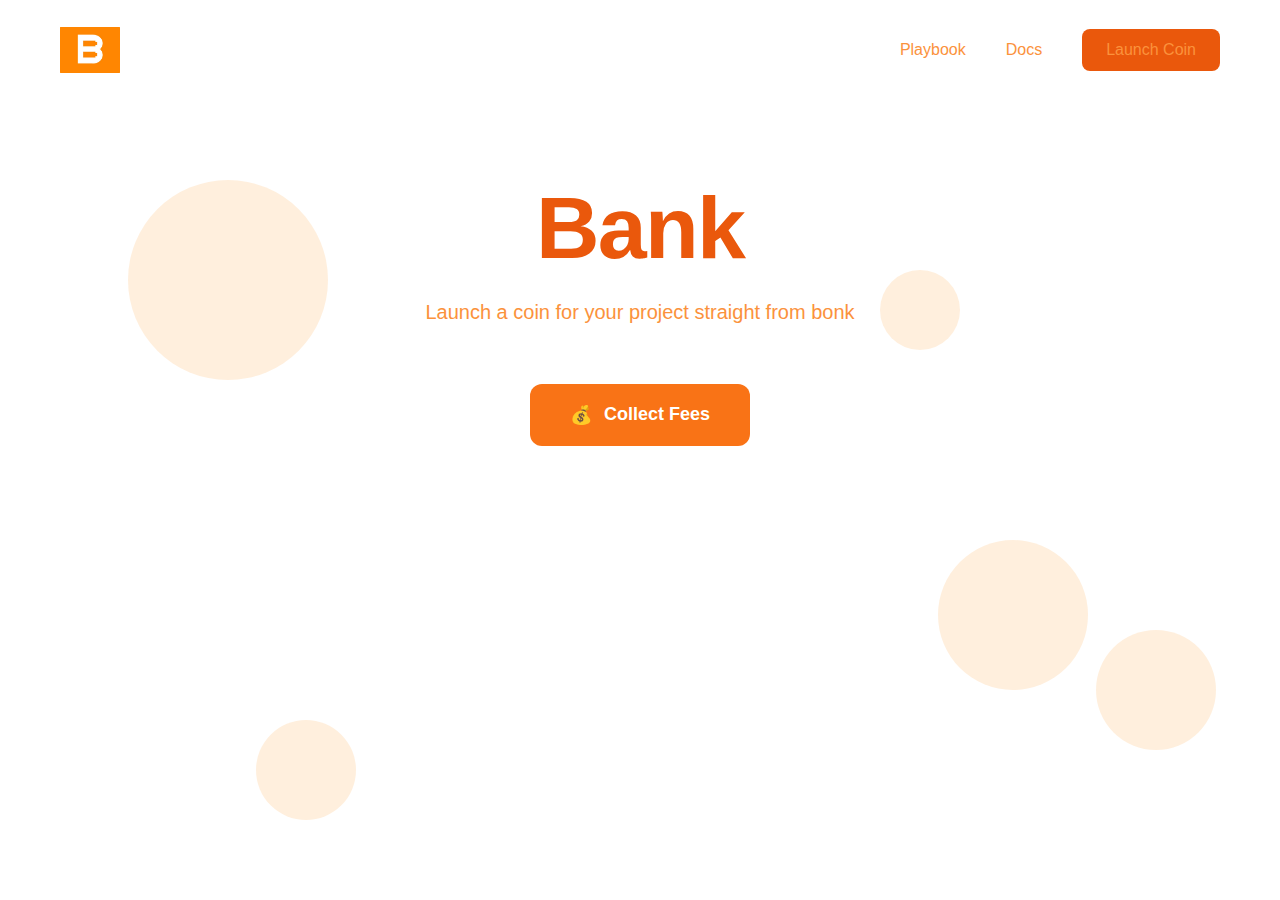
<file: index.html>
<!DOCTYPE html>
<html lang="en">
<head>
    <meta charset="UTF-8">
    <meta name="viewport" content="width=device-width, initial-scale=1.0">
    <title>BANK - Launch</title>
    <link rel="icon" type="image/x-icon" href="pfp.png">
    <style>
        * {
            margin: 0;
            padding: 0;
            box-sizing: border-box;
        }

        body {
            font-family: -apple-system, BlinkMacSystemFont, 'Segoe UI', Roboto, Oxygen, Ubuntu, Cantarell, sans-serif;
            background: #ffffff;
            min-height: 100vh;
            overflow-x: hidden;
        }

        .container {
            max-width: 1200px;
            margin: 0 auto;
            padding: 0 20px;
        }

        /* Header */
        .header {
            display: flex;
            justify-content: space-between;
            align-items: center;
            padding: 20px 0;
            position: relative;
            z-index: 100;
        }

        .logo {
            width: 60px;
            height: 60px;
            border-radius: 8px;
            object-fit: contain;
        }

        .nav {
            display: flex;
            gap: 40px;
            align-items: center;
        }

        .nav a {
            text-decoration: none;
            color: #fb923c;
            font-weight: 500;
            transition: color 0.3s ease;
        }

        .nav a:hover {
            color: #ea580c;
        }

        .launch-btn {
            background: #ea580c;
            color: white;
            padding: 12px 24px;
            border-radius: 8px;
            text-decoration: none;
            font-weight: 600;
            transition: all 0.3s ease;
            border: none;
            cursor: pointer;
        }

        .launch-btn:hover {
            background: #c2410c;
            transform: translateY(-2px);
        }

        /* Main Content */
        .main-content {
            text-align: center;
            padding: 80px 0 120px;
            position: relative;
        }

        .hero-title {
            font-size: clamp(3rem, 8vw, 5.5rem);
            font-weight: 800;
            color: #ea580c;
            line-height: 1.1;
            margin-bottom: 24px;
            letter-spacing: -0.02em;
        }

        .hero-subtitle {
            font-size: 1.25rem;
            color: #fb923c;
            margin-bottom: 60px;
            font-weight: 400;
        }

        /* CTA Buttons */
        .cta-buttons {
            display: flex;
            gap: 20px;
            justify-content: center;
            align-items: center;
            flex-wrap: wrap;
            margin-bottom: 80px;
        }

        .qr-btn {
            background: #f97316;
            color: white;
            padding: 20px 40px;
            border-radius: 12px;
            text-decoration: none;
            font-weight: 600;
            display: flex;
            align-items: center;
            gap: 12px;
            transition: all 0.3s ease;
            border: none;
            font-size: 18px;
        }

        .qr-btn:hover {
            background: #ea580c;
            transform: translateY(-3px);
            box-shadow: 0 10px 25px rgba(249, 115, 22, 0.3);
        }

        /* Background Elements */
        .bg-elements {
            position: absolute;
            top: 0;
            left: 0;
            width: 100%;
            height: 100%;
            pointer-events: none;
            overflow: hidden;
        }

        .floating-shape {
            position: absolute;
            border-radius: 50%;
            background: #fed7aa;
            opacity: 0.4;
        }

        .shape-1 {
            width: 200px;
            height: 200px;
            top: 20%;
            left: 10%;
            animation: float1 8s ease-in-out infinite;
        }

        .shape-2 {
            width: 150px;
            height: 150px;
            top: 60%;
            right: 15%;
            animation: float2 10s ease-in-out infinite;
        }

        .shape-3 {
            width: 100px;
            height: 100px;
            top: 80%;
            left: 20%;
            animation: float3 12s ease-in-out infinite;
        }

        .shape-4 {
            width: 80px;
            height: 80px;
            top: 30%;
            right: 25%;
            animation: float4 7s ease-in-out infinite;
        }

        .shape-5 {
            width: 120px;
            height: 120px;
            top: 70%;
            right: 5%;
            animation: float5 9s ease-in-out infinite;
        }

        @keyframes float1 {
            0%, 100% {
                transform: translateX(0) translateY(0) rotate(0deg) scale(1);
            }
            25% {
                transform: translateX(30px) translateY(-20px) rotate(90deg) scale(1.1);
            }
            50% {
                transform: translateX(0) translateY(-40px) rotate(180deg) scale(0.9);
            }
            75% {
                transform: translateX(-30px) translateY(-20px) rotate(270deg) scale(1.1);
            }
        }

        @keyframes float2 {
            0%, 100% {
                transform: translateX(0) translateY(0) rotate(0deg) scale(1);
            }
            33% {
                transform: translateX(-25px) translateY(35px) rotate(120deg) scale(0.8);
            }
            66% {
                transform: translateX(25px) translateY(-25px) rotate(240deg) scale(1.2);
            }
        }

        @keyframes float3 {
            0%, 100% {
                transform: translateX(0) translateY(0) rotate(0deg) scale(1);
            }
            20% {
                transform: translateX(40px) translateY(20px) rotate(72deg) scale(1.3);
            }
            40% {
                transform: translateX(20px) translateY(-30px) rotate(144deg) scale(0.7);
            }
            60% {
                transform: translateX(-20px) translateY(-10px) rotate(216deg) scale(1.1);
            }
            80% {
                transform: translateX(-40px) translateY(30px) rotate(288deg) scale(0.9);
            }
        }

        @keyframes float4 {
            0%, 100% {
                transform: translateX(0) translateY(0) rotate(0deg) scale(1);
            }
            50% {
                transform: translateX(-50px) translateY(50px) rotate(180deg) scale(1.4);
            }
        }

        @keyframes float5 {
            0%, 100% {
                transform: translateX(0) translateY(0) rotate(0deg) scale(1);
            }
            25% {
                transform: translateX(20px) translateY(-40px) rotate(90deg) scale(0.8);
            }
            50% {
                transform: translateX(-30px) translateY(-20px) rotate(180deg) scale(1.2);
            }
            75% {
                transform: translateX(-10px) translateY(30px) rotate(270deg) scale(0.9);
            }
        }

        /* Responsive */
        @media (max-width: 768px) {
            .header {
                padding: 15px 0;
            }

            .nav {
                gap: 20px;
            }

            .nav a {
                display: none;
            }

            .main-content {
                padding: 60px 0 80px;
            }

            .cta-buttons {
                flex-direction: column;
                gap: 15px;
            }

            .qr-btn {
                width: 100%;
                max-width: 320px;
                justify-content: center;
            }
        }

        @media (max-width: 480px) {
            .container {
                padding: 0 15px;
            }

            .launch-btn {
                padding: 10px 20px;
                font-size: 14px;
            }
        }
    </style>
</head>
<body>
    <div class="bg-elements">
        <div class="floating-shape shape-1"></div>
        <div class="floating-shape shape-2"></div>
        <div class="floating-shape shape-3"></div>
        <div class="floating-shape shape-4"></div>
        <div class="floating-shape shape-5"></div>
    </div>

    <div class="container">
        <header class="header">
            <img src="pfp.png" alt="Company Logo" class="logo">
            <nav class="nav">
                <a href="playbook.html">Playbook</a>
                <a href="docs.html">Docs</a>
                <a href="https://x.com/BankForBonkSol" class="launch-btn">Launch Coin</a>
            </nav>
        </header>

        <main class="main-content">
            <h1 class="hero-title">Bank<br></h1>
            <p class="hero-subtitle">Launch a coin for your project straight from bonk</p>
            
            <div class="cta-buttons">
                <a href="fees.html" class="qr-btn">
                    <span>💰</span>
                    Collect Fees
                </a>
            </div>
        </main>
    </div>
</body>
</html>
</file>
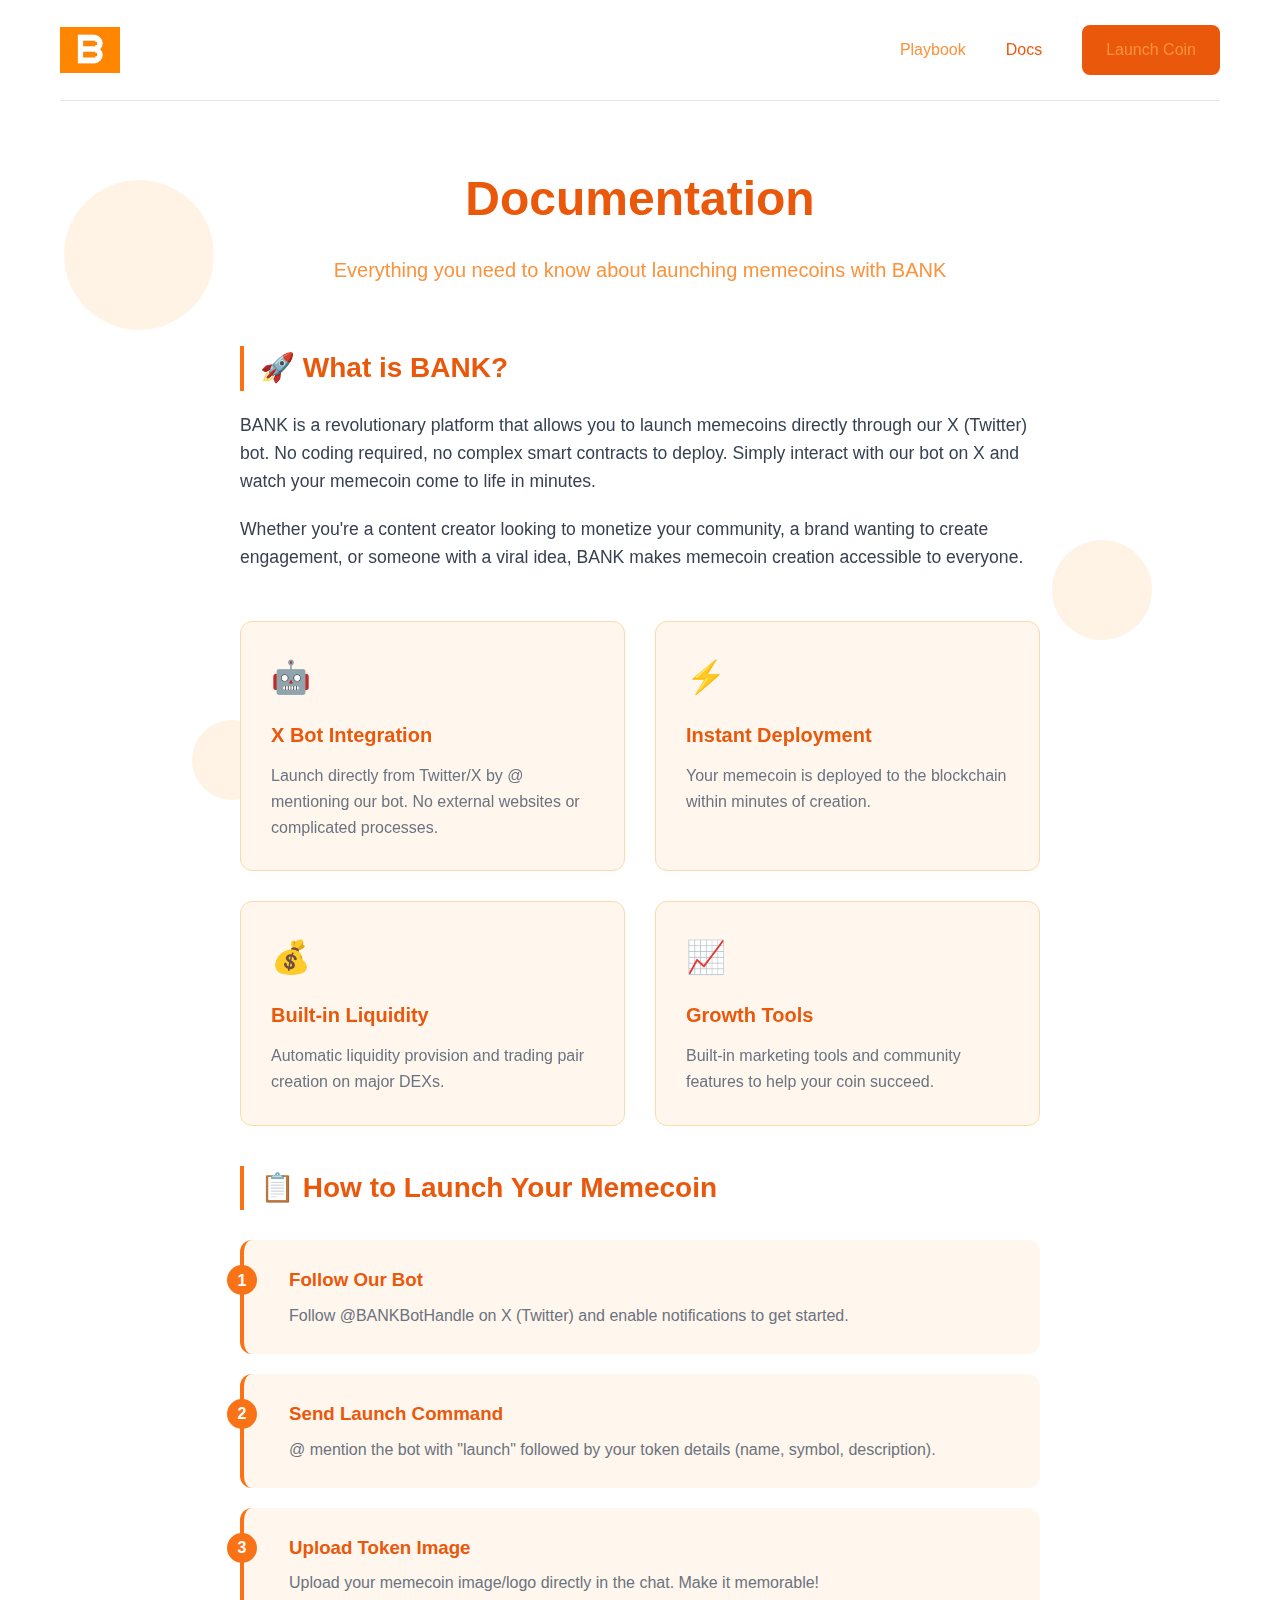
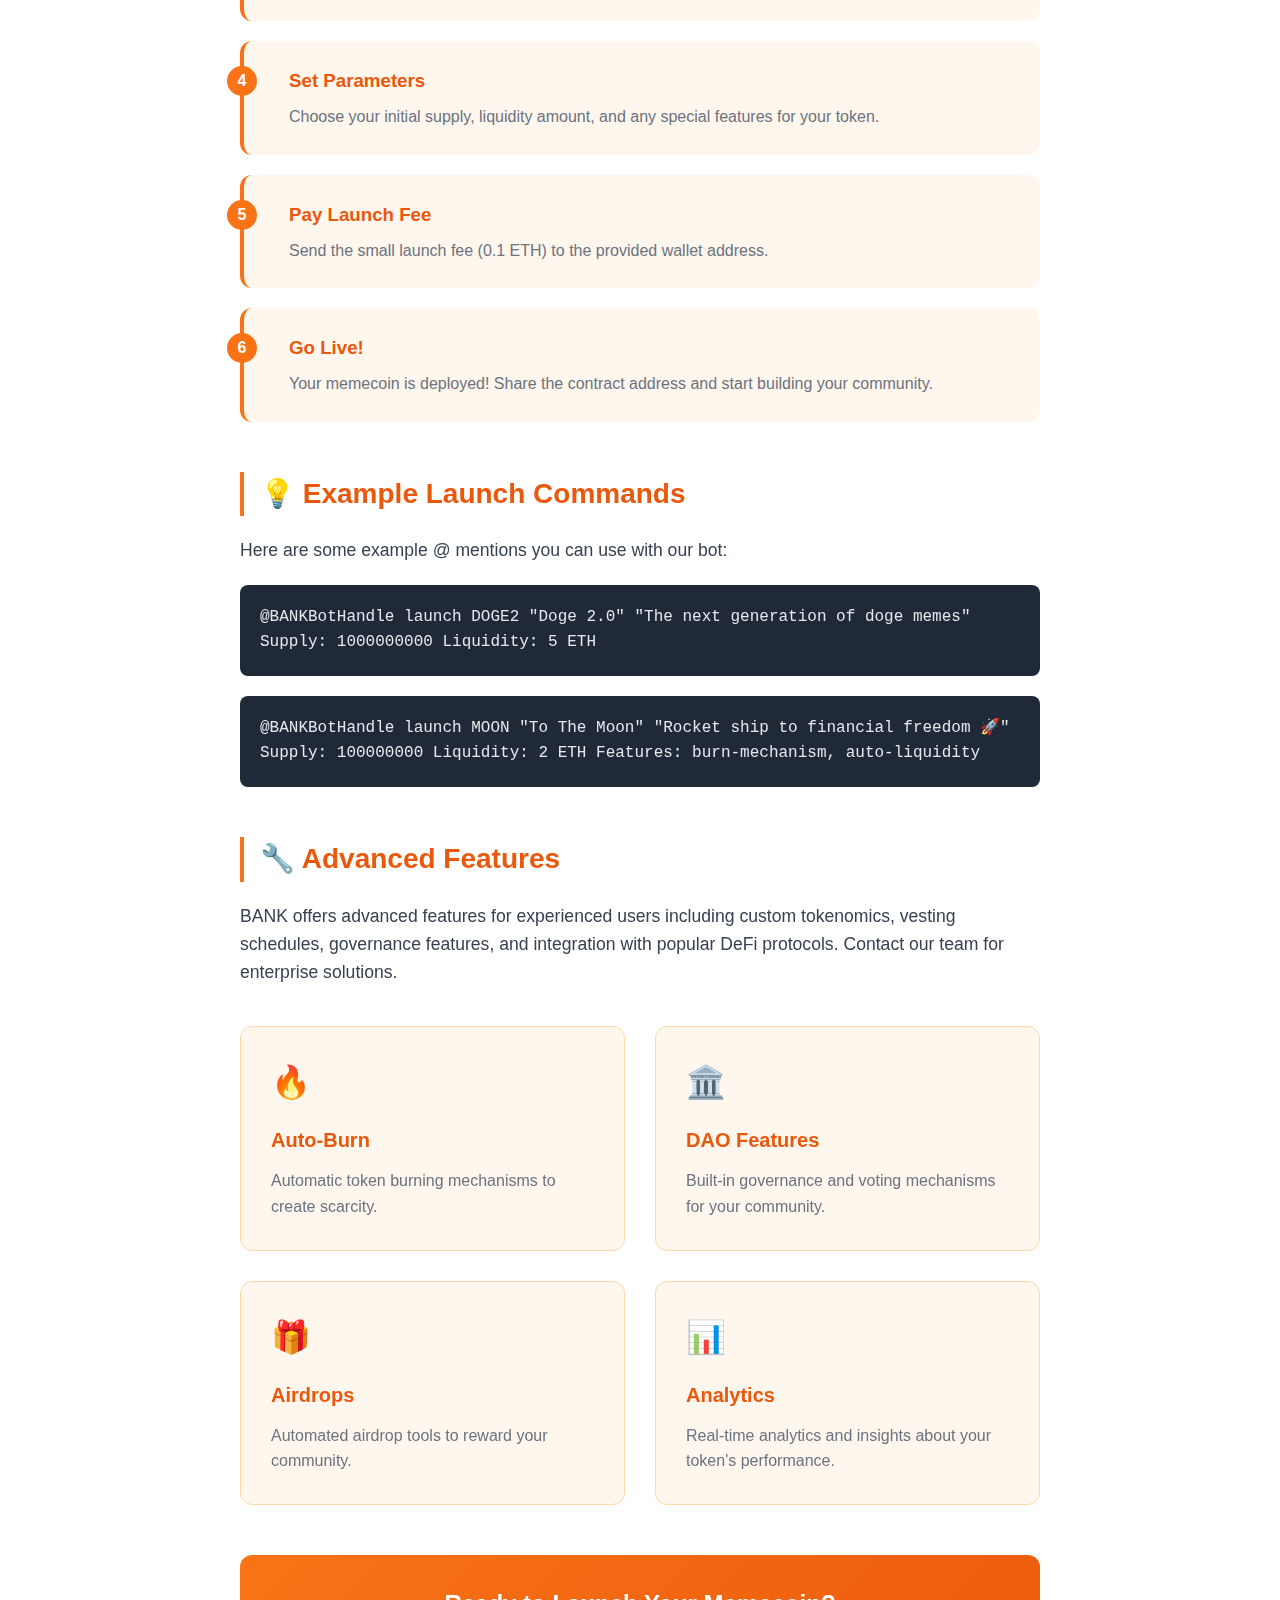
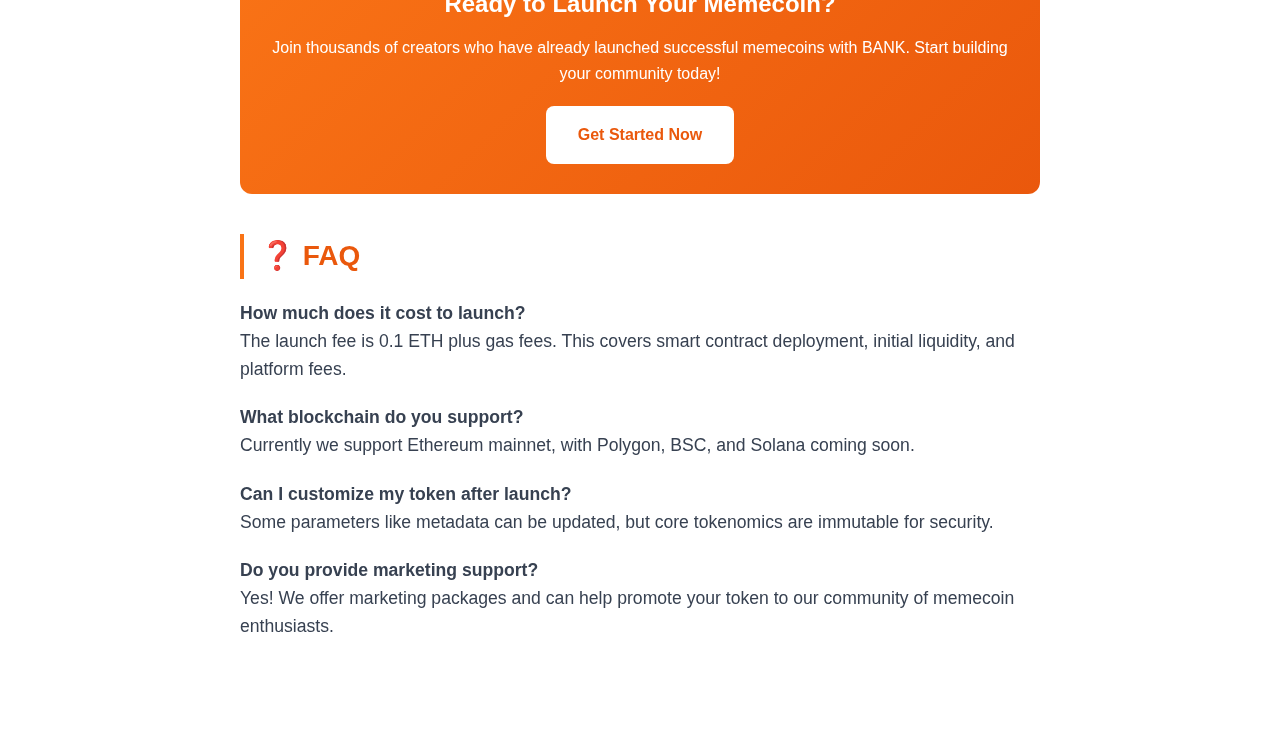
<file: docs.html>
<!DOCTYPE html>
<html lang="en">
<head>
    <meta charset="UTF-8">
    <meta name="viewport" content="width=device-width, initial-scale=1.0">
    <title>BANK</title>
    <link rel="icon" type="image/x-icon" href="pfp.png">
    <style>
        * {
            margin: 0;
            padding: 0;
            box-sizing: border-box;
        }

        body {
            font-family: -apple-system, BlinkMacSystemFont, 'Segoe UI', Roboto, Oxygen, Ubuntu, Cantarell, sans-serif;
            background: #ffffff;
            min-height: 100vh;
            overflow-x: hidden;
            line-height: 1.6;
            color: #374151;
        }

        .container {
            max-width: 1200px;
            margin: 0 auto;
            padding: 0 20px;
        }

        /* Header */
        .header {
            display: flex;
            justify-content: space-between;
            align-items: center;
            padding: 20px 0;
            position: relative;
            z-index: 100;
            border-bottom: 1px solid #e5e7eb;
        }

        .logo {
            width: 60px;
            height: 60px;
            border-radius: 8px;
            object-fit: contain;
        }

        .nav {
            display: flex;
            gap: 40px;
            align-items: center;
        }

        .nav a {
            text-decoration: none;
            color: #fb923c;
            font-weight: 500;
            transition: color 0.3s ease;
        }

        .nav a:hover, .nav a.active {
            color: #ea580c;
        }

        .launch-btn {
            background: #ea580c;
            color: white;
            padding: 12px 24px;
            border-radius: 8px;
            text-decoration: none;
            font-weight: 600;
            transition: all 0.3s ease;
            border: none;
            cursor: pointer;
        }

        .launch-btn:hover {
            background: #c2410c;
            transform: translateY(-2px);
        }

        /* Main Content */
        .main-content {
            padding: 60px 0;
            max-width: 800px;
            margin: 0 auto;
        }

        .docs-title {
            font-size: 3rem;
            font-weight: 800;
            color: #ea580c;
            margin-bottom: 16px;
            text-align: center;
        }

        .docs-subtitle {
            font-size: 1.25rem;
            color: #fb923c;
            margin-bottom: 60px;
            text-align: center;
        }

        .section {
            margin-bottom: 50px;
        }

        .section-title {
            font-size: 1.75rem;
            font-weight: 700;
            color: #ea580c;
            margin-bottom: 20px;
            border-left: 4px solid #f97316;
            padding-left: 16px;
        }

        .section-content {
            font-size: 1.1rem;
            margin-bottom: 20px;
        }

        .feature-grid {
            display: grid;
            grid-template-columns: repeat(auto-fit, minmax(300px, 1fr));
            gap: 30px;
            margin: 40px 0;
        }

        .feature-card {
            background: #fff7ed;
            padding: 30px;
            border-radius: 12px;
            border: 1px solid #fed7aa;
            transition: all 0.3s ease;
        }

        .feature-card:hover {
            transform: translateY(-5px);
            box-shadow: 0 10px 25px rgba(0, 0, 0, 0.1);
            border-color: #f97316;
        }

        .feature-icon {
            font-size: 2rem;
            margin-bottom: 16px;
        }

        .feature-title {
            font-size: 1.25rem;
            font-weight: 600;
            color: #ea580c;
            margin-bottom: 12px;
        }

        .feature-description {
            color: #6b7280;
        }

        .step-list {
            counter-reset: step-counter;
            margin: 30px 0;
        }

        .step {
            counter-increment: step-counter;
            background: #fff7ed;
            padding: 25px;
            border-radius: 12px;
            margin-bottom: 20px;
            position: relative;
            border-left: 4px solid #f97316;
        }

        .step::before {
            content: counter(step-counter);
            background: #f97316;
            color: white;
            width: 30px;
            height: 30px;
            border-radius: 50%;
            display: flex;
            align-items: center;
            justify-content: center;
            font-weight: bold;
            position: absolute;
            left: -17px;
            top: 25px;
        }

        .step-title {
            font-weight: 600;
            color: #ea580c;
            margin-bottom: 8px;
            margin-left: 20px;
        }

        .step-description {
            margin-left: 20px;
            color: #6b7280;
        }

        .highlight-box {
            background: linear-gradient(135deg, #f97316, #ea580c);
            color: white;
            padding: 30px;
            border-radius: 12px;
            margin: 40px 0;
            text-align: center;
        }

        .highlight-title {
            font-size: 1.5rem;
            font-weight: 700;
            margin-bottom: 12px;
        }

        .cta-button {
            background: white;
            color: #ea580c;
            padding: 16px 32px;
            border-radius: 8px;
            text-decoration: none;
            font-weight: 600;
            display: inline-block;
            margin-top: 20px;
            transition: all 0.3s ease;
        }

        .cta-button:hover {
            transform: translateY(-2px);
            box-shadow: 0 5px 15px rgba(0, 0, 0, 0.2);
        }

        .code-block {
            background: #1f2937;
            color: #e5e7eb;
            padding: 20px;
            border-radius: 8px;
            margin: 20px 0;
            overflow-x: auto;
            font-family: 'Monaco', 'Menlo', monospace;
        }

        /* Background Elements */
        .bg-elements {
            position: fixed;
            top: 0;
            left: 0;
            width: 100%;
            height: 100%;
            pointer-events: none;
            overflow: hidden;
            z-index: -1;
        }

        .floating-shape {
            position: absolute;
            border-radius: 50%;
            background: #fed7aa;
            opacity: 0.3;
        }

        .shape-1 {
            width: 150px;
            height: 150px;
            top: 20%;
            left: 5%;
            animation: float1 8s ease-in-out infinite;
        }

        .shape-2 {
            width: 100px;
            height: 100px;
            top: 60%;
            right: 10%;
            animation: float2 10s ease-in-out infinite;
        }

        .shape-3 {
            width: 80px;
            height: 80px;
            top: 80%;
            left: 15%;
            animation: float3 12s ease-in-out infinite;
        }

        @keyframes float1 {
            0%, 100% {
                transform: translateX(0) translateY(0) rotate(0deg) scale(1);
            }
            50% {
                transform: translateX(30px) translateY(-30px) rotate(180deg) scale(1.1);
            }
        }

        @keyframes float2 {
            0%, 100% {
                transform: translateX(0) translateY(0) rotate(0deg) scale(1);
            }
            50% {
                transform: translateX(-25px) translateY(25px) rotate(-180deg) scale(0.9);
            }
        }

        @keyframes float3 {
            0%, 100% {
                transform: translateX(0) translateY(0) rotate(0deg) scale(1);
            }
            50% {
                transform: translateX(40px) translateY(-20px) rotate(360deg) scale(1.2);
            }
        }

        /* Responsive */
        @media (max-width: 768px) {
            .header {
                padding: 15px 0;
            }

            .nav {
                gap: 20px;
            }

            .nav a {
                display: none;
            }

            .docs-title {
                font-size: 2.5rem;
            }

            .main-content {
                padding: 40px 0;
            }

            .feature-grid {
                grid-template-columns: 1fr;
            }
        }
    </style>
</head>
<body>
    <div class="bg-elements">
        <div class="floating-shape shape-1"></div>
        <div class="floating-shape shape-2"></div>
        <div class="floating-shape shape-3"></div>
    </div>

    <div class="container">
        <header class="header">
            <img src="pfp.png" alt="BANK Logo" class="logo">
            <nav class="nav">
                <a href="#home">Playbook</a>
                <a href="#docs" class="active">Docs</a>
                <a href="https://x.com/BankBonkBot" class="launch-btn">Launch Coin</a>
            </nav>
        </header>

        <main class="main-content">
            <h1 class="docs-title">Documentation</h1>
            <p class="docs-subtitle">Everything you need to know about launching memecoins with BANK</p>

            <section class="section">
                <h2 class="section-title">🚀 What is BANK?</h2>
                <p class="section-content">
                    BANK is a revolutionary platform that allows you to launch memecoins directly through our X (Twitter) bot. No coding required, no complex smart contracts to deploy. Simply interact with our bot on X and watch your memecoin come to life in minutes.
                </p>
                <p class="section-content">
                    Whether you're a content creator looking to monetize your community, a brand wanting to create engagement, or someone with a viral idea, BANK makes memecoin creation accessible to everyone.
                </p>
            </section>

            <div class="feature-grid">
                <div class="feature-card">
                    <div class="feature-icon">🤖</div>
                    <h3 class="feature-title">X Bot Integration</h3>
                    <p class="feature-description">Launch directly from Twitter/X by @ mentioning our bot. No external websites or complicated processes.</p>
                </div>
                <div class="feature-card">
                    <div class="feature-icon">⚡</div>
                    <h3 class="feature-title">Instant Deployment</h3>
                    <p class="feature-description">Your memecoin is deployed to the blockchain within minutes of creation.</p>
                </div>
                <div class="feature-card">
                    <div class="feature-icon">💰</div>
                    <h3 class="feature-title">Built-in Liquidity</h3>
                    <p class="feature-description">Automatic liquidity provision and trading pair creation on major DEXs.</p>
                </div>
                <div class="feature-card">
                    <div class="feature-icon">📈</div>
                    <h3 class="feature-title">Growth Tools</h3>
                    <p class="feature-description">Built-in marketing tools and community features to help your coin succeed.</p>
                </div>
            </div>

            <section class="section">
                <h2 class="section-title">📋 How to Launch Your Memecoin</h2>
                <div class="step-list">
                    <div class="step">
                        <h3 class="step-title">Follow Our Bot</h3>
                        <p class="step-description">Follow @BANKBotHandle on X (Twitter) and enable notifications to get started.</p>
                    </div>
                    <div class="step">
                        <h3 class="step-title">Send Launch Command</h3>
                        <p class="step-description">@ mention the bot with "launch" followed by your token details (name, symbol, description).</p>
                    </div>
                    <div class="step">
                        <h3 class="step-title">Upload Token Image</h3>
                        <p class="step-description">Upload your memecoin image/logo directly in the chat. Make it memorable!</p>
                    </div>
                    <div class="step">
                        <h3 class="step-title">Set Parameters</h3>
                        <p class="step-description">Choose your initial supply, liquidity amount, and any special features for your token.</p>
                    </div>
                    <div class="step">
                        <h3 class="step-title">Pay Launch Fee</h3>
                        <p class="step-description">Send the small launch fee (0.1 ETH) to the provided wallet address.</p>
                    </div>
                    <div class="step">
                        <h3 class="step-title">Go Live!</h3>
                        <p class="step-description">Your memecoin is deployed! Share the contract address and start building your community.</p>
                    </div>
                </div>
            </section>

            <section class="section">
                <h2 class="section-title">💡 Example Launch Commands</h2>
                <p class="section-content">Here are some example @ mentions you can use with our bot:</p>
                
                <div class="code-block">
@BANKBotHandle launch DOGE2 "Doge 2.0" "The next generation of doge memes"
Supply: 1000000000
Liquidity: 5 ETH
</div>

                <div class="code-block">
@BANKBotHandle launch MOON "To The Moon" "Rocket ship to financial freedom 🚀"
Supply: 100000000
Liquidity: 2 ETH
Features: burn-mechanism, auto-liquidity
</div>
            </section>

            <section class="section">
                <h2 class="section-title">🔧 Advanced Features</h2>
                <p class="section-content">
                    BANK offers advanced features for experienced users including custom tokenomics, vesting schedules, governance features, and integration with popular DeFi protocols. Contact our team for enterprise solutions.
                </p>
                
                <div class="feature-grid">
                    <div class="feature-card">
                        <div class="feature-icon">🔥</div>
                        <h3 class="feature-title">Auto-Burn</h3>
                        <p class="feature-description">Automatic token burning mechanisms to create scarcity.</p>
                    </div>
                    <div class="feature-card">
                        <div class="feature-icon">🏛️</div>
                        <h3 class="feature-title">DAO Features</h3>
                        <p class="feature-description">Built-in governance and voting mechanisms for your community.</p>
                    </div>
                    <div class="feature-card">
                        <div class="feature-icon">🎁</div>
                        <h3 class="feature-title">Airdrops</h3>
                        <p class="feature-description">Automated airdrop tools to reward your community.</p>
                    </div>
                    <div class="feature-card">
                        <div class="feature-icon">📊</div>
                        <h3 class="feature-title">Analytics</h3>
                        <p class="feature-description">Real-time analytics and insights about your token's performance.</p>
                    </div>
                </div>
            </section>

            <div class="highlight-box">
                <h3 class="highlight-title">Ready to Launch Your Memecoin?</h3>
                <p>Join thousands of creators who have already launched successful memecoins with BANK. Start building your community today!</p>
                <a href="#" class="cta-button">Get Started Now</a>
            </div>

            <section class="section">
                <h2 class="section-title">❓ FAQ</h2>
                <p class="section-content">
                    <strong>How much does it cost to launch?</strong><br>
                    The launch fee is 0.1 ETH plus gas fees. This covers smart contract deployment, initial liquidity, and platform fees.
                </p>
                <p class="section-content">
                    <strong>What blockchain do you support?</strong><br>
                    Currently we support Ethereum mainnet, with Polygon, BSC, and Solana coming soon.
                </p>
                <p class="section-content">
                    <strong>Can I customize my token after launch?</strong><br>
                    Some parameters like metadata can be updated, but core tokenomics are immutable for security.
                </p>
                <p class="section-content">
                    <strong>Do you provide marketing support?</strong><br>
                    Yes! We offer marketing packages and can help promote your token to our community of memecoin enthusiasts.
                </p>
            </section>
        </main>
    </div>
</body>
</html>
</file>
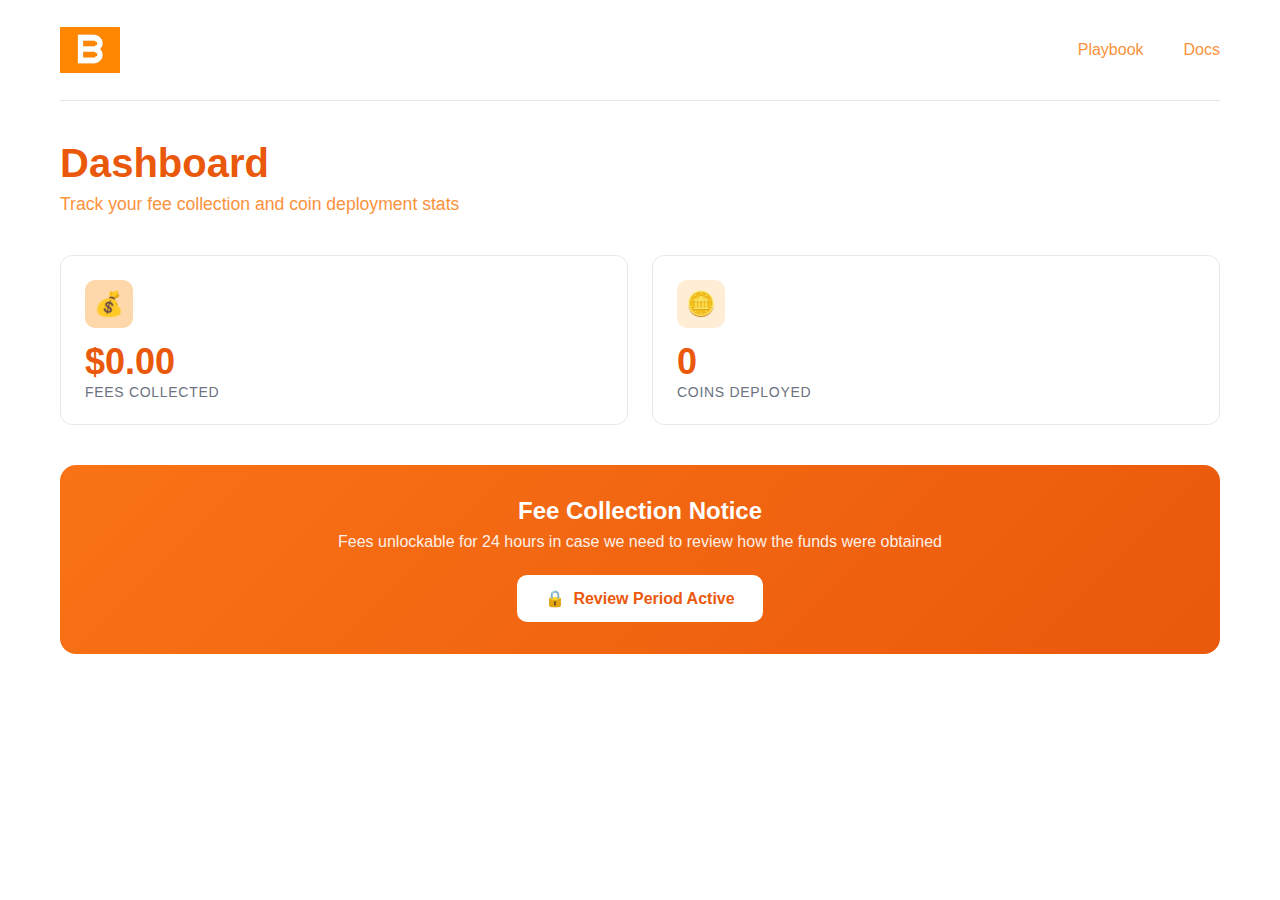
<file: fees.html>
<!DOCTYPE html>
<html lang="en">
<head>
    <meta charset="UTF-8">
    <meta name="viewport" content="width=device-width, initial-scale=1.0">
    <title>BANK</title>
    <link rel="icon" type="image/x-icon" href="pfp.png">
    <style>
        * {
            margin: 0;
            padding: 0;
            box-sizing: border-box;
        }

        body {
            font-family: -apple-system, BlinkMacSystemFont, 'Segoe UI', Roboto, Oxygen, Ubuntu, Cantarell, sans-serif;
            background: #ffffff;
            min-height: 100vh;
            overflow-x: hidden;
        }

        .container {
            max-width: 1200px;
            margin: 0 auto;
            padding: 0 20px;
        }

        /* Header */
        .header {
            display: flex;
            justify-content: space-between;
            align-items: center;
            padding: 20px 0;
            position: relative;
            z-index: 100;
            border-bottom: 1px solid #e5e7eb;
        }

        .logo {
            width: 60px;
            height: 60px;
            border-radius: 8px;
            object-fit: contain;
        }

        .nav {
            display: flex;
            gap: 40px;
            align-items: center;
        }

        .nav a {
            text-decoration: none;
            color: #fb923c;
            font-weight: 500;
            transition: color 0.3s ease;
        }

        .nav a:hover {
            color: #ea580c;
        }

        /* Main Content */
        .main-content {
            padding: 40px 0 80px;
        }

        .dashboard-title {
            font-size: 2.5rem;
            font-weight: 800;
            color: #ea580c;
            margin-bottom: 8px;
        }

        .dashboard-subtitle {
            font-size: 1.1rem;
            color: #fb923c;
            margin-bottom: 40px;
        }

        /* Stats Grid */
        .stats-grid {
            display: grid;
            grid-template-columns: repeat(auto-fit, minmax(280px, 1fr));
            gap: 24px;
            margin-bottom: 40px;
        }

        .stat-card {
            background: white;
            border: 1px solid #e5e7eb;
            border-radius: 12px;
            padding: 24px;
            transition: all 0.3s ease;
        }

        .stat-card:hover {
            border-color: #f97316;
            box-shadow: 0 4px 12px rgba(249, 115, 22, 0.1);
        }

        .stat-icon {
            width: 48px;
            height: 48px;
            border-radius: 10px;
            display: flex;
            align-items: center;
            justify-content: center;
            font-size: 24px;
            margin-bottom: 16px;
        }

        .stat-icon.fees {
            background: #fed7aa;
        }

        .stat-icon.coins {
            background: #ffedd5;
        }

        .stat-value {
            font-size: 2.25rem;
            font-weight: 800;
            color: #ea580c;
            margin-bottom: 4px;
            line-height: 1;
        }

        .stat-label {
            font-size: 0.875rem;
            color: #6b7280;
            font-weight: 500;
            text-transform: uppercase;
            letter-spacing: 0.05em;
        }

        /* Action Section */
        .action-section {
            background: linear-gradient(135deg, #f97316 0%, #ea580c 100%);
            border-radius: 16px;
            padding: 32px;
            text-align: center;
            color: white;
        }

        .action-title {
            font-size: 1.5rem;
            font-weight: 700;
            margin-bottom: 8px;
        }

        .action-subtitle {
            font-size: 1rem;
            opacity: 0.9;
            margin-bottom: 24px;
        }

        .deploy-btn {
            background: white;
            color: #ea580c;
            padding: 14px 28px;
            border-radius: 10px;
            text-decoration: none;
            font-weight: 600;
            display: inline-flex;
            align-items: center;
            gap: 8px;
            transition: all 0.3s ease;
            border: none;
            cursor: pointer;
            font-size: 16px;
        }

        .deploy-btn:hover {
            transform: translateY(-2px);
            box-shadow: 0 8px 20px rgba(0, 0, 0, 0.15);
        }

        /* Responsive */
        @media (max-width: 768px) {
            .header {
                padding: 15px 0;
            }

            .nav {
                gap: 20px;
            }

            .nav a {
                display: none;
            }

            .dashboard-title {
                font-size: 2rem;
            }

            .stats-grid {
                grid-template-columns: 1fr;
                gap: 16px;
            }

            .stat-card {
                padding: 20px;
            }

            .action-section {
                padding: 24px 20px;
            }
        }

        @media (max-width: 480px) {
            .container {
                padding: 0 15px;
            }
        }
    </style>
</head>
<body>
    <div class="container">
        <header class="header">
            <img src="pfp.png" alt="BANK Logo" class="logo">
            <nav class="nav">
                <a href="playbook.html">Playbook</a>
                <a href="docs.html">Docs</a>
            </nav>
        </header>

        <main class="main-content">
            <h1 class="dashboard-title">Dashboard</h1>
            <p class="dashboard-subtitle">Track your fee collection and coin deployment stats</p>
            
            <div class="stats-grid">
                <div class="stat-card">
                    <div class="stat-icon fees">💰</div>
                    <div class="stat-value">$0.00</div>
                    <div class="stat-label">Fees Collected</div>
                </div>

                <div class="stat-card">
                    <div class="stat-icon coins">🪙</div>
                    <div class="stat-value">0</div>
                    <div class="stat-label">Coins Deployed</div>
                </div>
            </div>

            <div class="action-section">
                <h2 class="action-title">Fee Collection Notice</h2>
                <p class="action-subtitle">Fees unlockable for 24 hours in case we need to review how the funds were obtained</p>
                <a href="#" class="deploy-btn">
                    <span>🔒</span>
                    Review Period Active
                </a>
            </div>
        </main>
    </div>
</body>
</html>
</file>
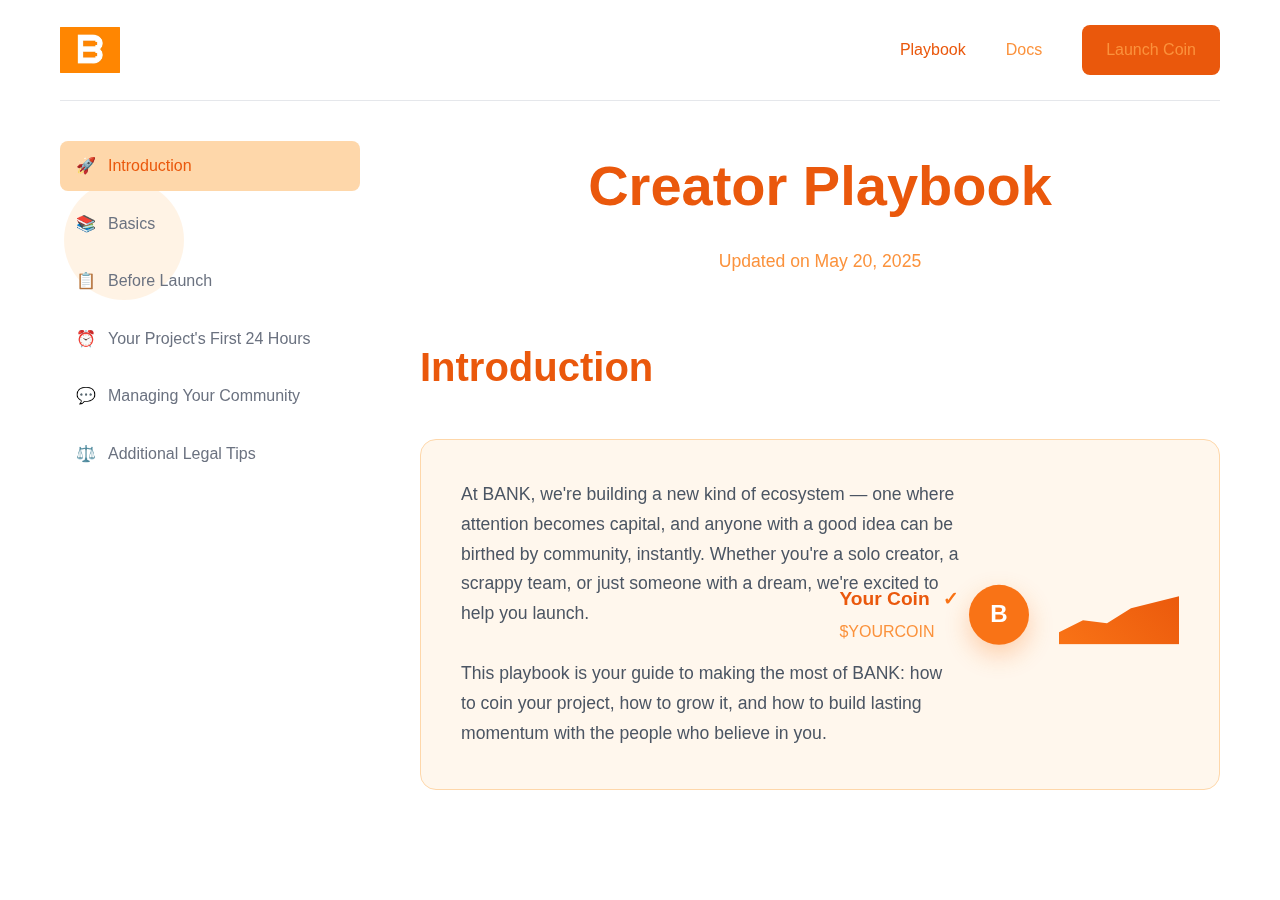
<file: playbook.html>
<!DOCTYPE html>
<html lang="en">
<head>
    <meta charset="UTF-8">
    <meta name="viewport" content="width=device-width, initial-scale=1.0">
    <title>BANK</title>
    <link rel="icon" type="image/x-icon" href="pfp.png">
    <style>
        * {
            margin: 0;
            padding: 0;
            box-sizing: border-box;
        }

        body {
            font-family: -apple-system, BlinkMacSystemFont, 'Segoe UI', Roboto, Oxygen, Ubuntu, Cantarell, sans-serif;
            background: #ffffff;
            min-height: 100vh;
            overflow-x: hidden;
            line-height: 1.6;
            color: #374151;
        }

        .container {
            max-width: 1200px;
            margin: 0 auto;
            padding: 0 20px;
        }

        /* Header */
        .header {
            display: flex;
            justify-content: space-between;
            align-items: center;
            padding: 20px 0;
            position: relative;
            z-index: 100;
            border-bottom: 1px solid #e5e7eb;
        }

        .logo {
            width: 60px;
            height: 60px;
            border-radius: 8px;
            object-fit: contain;
        }

        .nav {
            display: flex;
            gap: 40px;
            align-items: center;
        }

        .nav a {
            text-decoration: none;
            color: #fb923c;
            font-weight: 500;
            transition: color 0.3s ease;
        }

        .nav a:hover, .nav a.active {
            color: #ea580c;
        }

        .launch-btn {
            background: #ea580c;
            color: white;
            padding: 12px 24px;
            border-radius: 8px;
            text-decoration: none;
            font-weight: 600;
            transition: all 0.3s ease;
            border: none;
            cursor: pointer;
        }

        .launch-btn:hover {
            background: #c2410c;
            transform: translateY(-2px);
        }

        /* Main Layout */
        .main-layout {
            display: flex;
            max-width: 1200px;
            margin: 0 auto;
            gap: 60px;
            padding: 40px 20px;
        }

        /* Sidebar */
        .sidebar {
            width: 300px;
            position: sticky;
            top: 40px;
            height: fit-content;
        }

        .sidebar-item {
            display: flex;
            align-items: center;
            gap: 12px;
            padding: 12px 16px;
            margin-bottom: 8px;
            border-radius: 8px;
            text-decoration: none;
            color: #6b7280;
            transition: all 0.3s ease;
            font-weight: 500;
        }

        .sidebar-item:hover, .sidebar-item.active {
            background: #fed7aa;
            color: #ea580c;
        }

        .sidebar-icon {
            font-size: 16px;
            width: 20px;
        }

        /* Content */
        .content {
            flex: 1;
            max-width: 800px;
        }

        .page-header {
            text-align: center;
            margin-bottom: 60px;
        }

        .page-title {
            font-size: 3.5rem;
            font-weight: 800;
            color: #ea580c;
            margin-bottom: 16px;
        }

        .page-subtitle {
            font-size: 1.1rem;
            color: #fb923c;
            margin-bottom: 40px;
        }

        .section-title {
            font-size: 2.5rem;
            font-weight: 700;
            color: #ea580c;
            margin-bottom: 40px;
        }

        .intro-card {
            background: #fff7ed;
            border-radius: 16px;
            padding: 40px;
            margin-bottom: 40px;
            position: relative;
            overflow: hidden;
            border: 1px solid #fed7aa;
        }

        .coin-visual {
            position: absolute;
            right: 40px;
            top: 50%;
            transform: translateY(-50%);
            display: flex;
            align-items: center;
            gap: 10px;
        }

        .coin-icon {
            width: 60px;
            height: 60px;
            background: #f97316;
            border-radius: 50%;
            display: flex;
            align-items: center;
            justify-content: center;
            color: white;
            font-weight: bold;
            font-size: 24px;
            box-shadow: 0 10px 25px rgba(249, 115, 22, 0.3);
        }

        .coin-info {
            display: flex;
            flex-direction: column;
            align-items: flex-start;
        }

        .coin-name {
            font-weight: 700;
            color: #ea580c;
            font-size: 1.2rem;
            margin-bottom: 4px;
        }

        .coin-symbol {
            color: #fb923c;
            font-size: 1rem;
        }

        .verified-badge {
            color: #f97316;
            margin-left: 8px;
        }

        .chart-visual {
            width: 120px;
            height: 60px;
            position: relative;
            margin-left: 20px;
        }

        .chart-line {
            position: absolute;
            bottom: 0;
            left: 0;
            width: 100%;
            height: 100%;
            background: linear-gradient(45deg, #f97316, #ea580c);
            border-radius: 4px 4px 0 0;
            clip-path: polygon(0 80%, 20% 60%, 40% 65%, 60% 40%, 80% 30%, 100% 20%, 100% 100%, 0 100%);
        }

        .intro-text {
            font-size: 1.1rem;
            line-height: 1.7;
            color: #4b5563;
            margin-bottom: 30px;
            max-width: 500px;
        }

        .playbook-description {
            font-size: 1.1rem;
            line-height: 1.7;
            color: #4b5563;
            max-width: 500px;
        }

        /* Background Elements */
        .bg-elements {
            position: fixed;
            top: 0;
            left: 0;
            width: 100%;
            height: 100%;
            pointer-events: none;
            overflow: hidden;
            z-index: -1;
        }

        .floating-shape {
            position: absolute;
            border-radius: 50%;
            background: #fed7aa;
            opacity: 0.3;
        }

        .shape-1 {
            width: 120px;
            height: 120px;
            top: 20%;
            left: 5%;
            animation: float1 8s ease-in-out infinite;
        }

        .shape-2 {
            width: 80px;
            height: 80px;
            top: 60%;
            right: 10%;
            animation: float2 10s ease-in-out infinite;
        }

        @keyframes float1 {
            0%, 100% {
                transform: translateX(0) translateY(0) rotate(0deg);
            }
            50% {
                transform: translateX(20px) translateY(-20px) rotate(180deg);
            }
        }

        @keyframes float2 {
            0%, 100% {
                transform: translateX(0) translateY(0) rotate(0deg);
            }
            50% {
                transform: translateX(-15px) translateY(15px) rotate(-180deg);
            }
        }

        /* Responsive */
        @media (max-width: 1024px) {
            .main-layout {
                flex-direction: column;
                gap: 40px;
            }

            .sidebar {
                width: 100%;
                position: static;
                display: grid;
                grid-template-columns: repeat(auto-fit, minmax(200px, 1fr));
                gap: 10px;
            }

            .coin-visual {
                position: static;
                transform: none;
                margin-top: 30px;
                justify-content: flex-start;
            }
        }

        @media (max-width: 768px) {
            .header {
                padding: 15px 0;
            }

            .nav {
                gap: 20px;
            }

            .nav a {
                display: none;
            }

            .page-title {
                font-size: 2.5rem;
            }

            .main-layout {
                padding: 20px 15px;
            }

            .intro-card {
                padding: 30px 20px;
            }

            .sidebar {
                grid-template-columns: 1fr;
            }
        }
    </style>
</head>
<body>
    <div class="bg-elements">
        <div class="floating-shape shape-1"></div>
        <div class="floating-shape shape-2"></div>
    </div>

    <div class="container">
        <header class="header">
            <img src="pfp.png" alt="Company Logo" class="logo">
            <nav class="nav">
                <a href="#playbook" class="active">Playbook</a>
                <a href="docs.html">Docs</a>
                <a href="https://x.com/BankBonkBot" class="launch-btn">Launch Coin</a>
            </nav>
        </header>
    </div>

    <div class="main-layout">
        <aside class="sidebar">
            <a href="#introduction" class="sidebar-item active">
                <span class="sidebar-icon">🚀</span>
                <span>Introduction</span>
            </a>
            <a href="#basics" class="sidebar-item">
                <span class="sidebar-icon">📚</span>
                <span>Basics</span>
            </a>
            <a href="#before-launch" class="sidebar-item">
                <span class="sidebar-icon">📋</span>
                <span>Before Launch</span>
            </a>
            <a href="#first-24-hours" class="sidebar-item">
                <span class="sidebar-icon">⏰</span>
                <span>Your Project's First 24 Hours</span>
            </a>
            <a href="#community" class="sidebar-item">
                <span class="sidebar-icon">💬</span>
                <span>Managing Your Community</span>
            </a>
            <a href="#legal" class="sidebar-item">
                <span class="sidebar-icon">⚖️</span>
                <span>Additional Legal Tips</span>
            </a>
        </aside>

        <main class="content">
            <div class="page-header">
                <h1 class="page-title">Creator Playbook</h1>
                <p class="page-subtitle">Updated on May 20, 2025</p>
            </div>

            <section id="introduction">
                <h2 class="section-title">Introduction</h2>
                
                <div class="intro-card">
                    <div class="intro-text">
                        At BANK, we're building a new kind of ecosystem — one where attention becomes capital, and anyone with a good idea can be birthed by community, instantly. Whether you're a solo creator, a scrappy team, or just someone with a dream, we're excited to help you launch.
                    </div>

                    <div class="playbook-description">
                        This playbook is your guide to making the most of BANK: how to coin your project, how to grow it, and how to build lasting momentum with the people who believe in you.
                    </div>

                    <div class="coin-visual">
                        <div class="coin-info">
                            <div class="coin-name">
                                Your Coin
                                <span class="verified-badge">✓</span>
                            </div>
                            <div class="coin-symbol">$YOURCOIN</div>
                        </div>
                        <div class="coin-icon">B</div>
                        <div class="chart-visual">
                            <div class="chart-line"></div>
                        </div>
                    </div>
                </div>
            </section>
        </main>
    </div>
</body>
</html>
</file>
